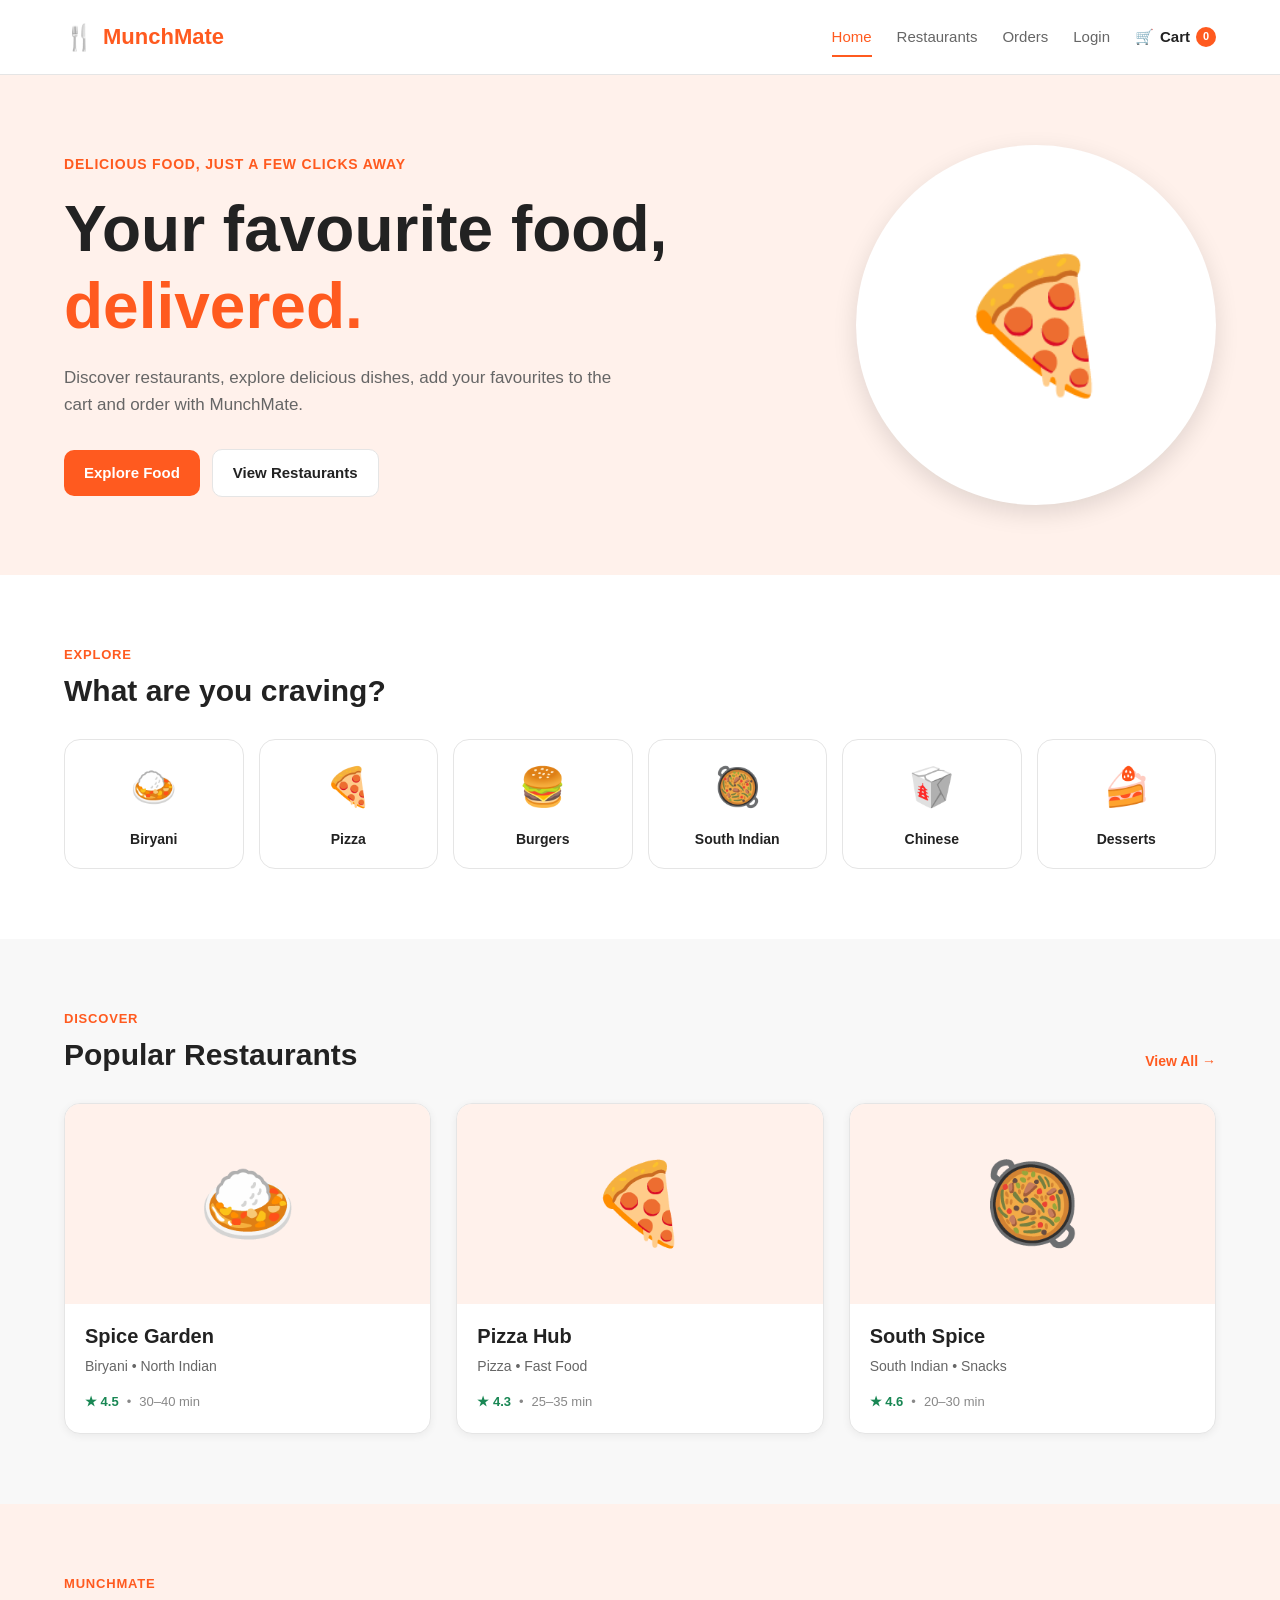
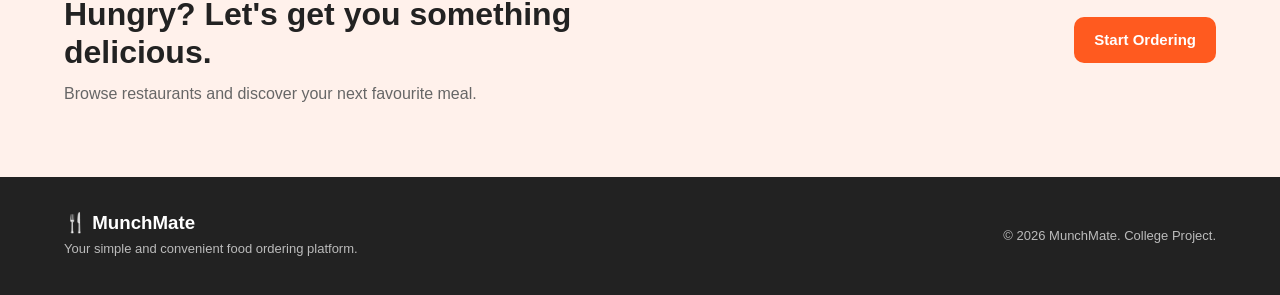
<file: index.html>
<!DOCTYPE html>
<html lang="en">

<head>
    <meta charset="UTF-8">

    <meta
        name="viewport"
        content="width=device-width, initial-scale=1.0"
    >

    <title>MunchMate</title>

    <meta
        name="description"
        content="MunchMate - A simple online food ordering and delivery platform."
    >

    <!-- Main Global CSS -->
    <link rel="stylesheet" href="css/main.css">
</head>

<body>

    <!-- ==============================
         Header / Navigation
         ============================== -->

    <header class="main-header">

        <div class="container navbar">

            <!-- Logo -->
            <a href="index.html" class="brand">
                <span class="brand-icon">🍴</span>
                <span class="brand-name">MunchMate</span>
            </a>

            <!-- Navigation -->
            <nav class="main-nav" aria-label="Main navigation">

                <a href="index.html" class="nav-link active">
                    Home
                </a>

                <a href="#" class="nav-link">
                    Restaurants
                </a>

                <a href="#" class="nav-link">
                    Orders
                </a>

                <a href="#" class="nav-link">
                    Login
                </a>

            </nav>

            <!-- Cart -->
            <a href="#" class="cart-link">
                🛒
                <span>Cart</span>
                <span class="cart-count">0</span>
            </a>

        </div>

    </header>


    <!-- ==============================
         Main Content
         ============================== -->

    <main>

        <!-- Hero Section -->

        <section class="hero-section">

            <div class="container hero-content">

                <div class="hero-text">

                    <p class="hero-label">
                        Delicious food, just a few clicks away
                    </p>

                    <h1>
                        Your favourite food,
                        <span>delivered.</span>
                    </h1>

                    <p class="hero-description">
                        Discover restaurants, explore delicious dishes,
                        add your favourites to the cart and order with
                        MunchMate.
                    </p>

                    <div class="hero-actions">

                        <a href="#" class="btn btn-primary">
                            Explore Food
                        </a>

                        <a href="#" class="btn btn-secondary">
                            View Restaurants
                        </a>

                    </div>

                </div>


                <div class="hero-image">

                    <div class="food-placeholder">
                        🍕
                    </div>

                </div>

            </div>

        </section>


        <!-- Categories -->

        <section class="categories-section">

            <div class="container">

                <div class="section-heading">

                    <div>
                        <p class="section-label">
                            Explore
                        </p>

                        <h2>
                            What are you craving?
                        </h2>
                    </div>

                </div>


                <div class="category-grid">

                    <a href="#" class="category-card">
                        <span class="category-icon">🍛</span>
                        <span>Biryani</span>
                    </a>

                    <a href="#" class="category-card">
                        <span class="category-icon">🍕</span>
                        <span>Pizza</span>
                    </a>

                    <a href="#" class="category-card">
                        <span class="category-icon">🍔</span>
                        <span>Burgers</span>
                    </a>

                    <a href="#" class="category-card">
                        <span class="category-icon">🥘</span>
                        <span>South Indian</span>
                    </a>

                    <a href="#" class="category-card">
                        <span class="category-icon">🥡</span>
                        <span>Chinese</span>
                    </a>

                    <a href="#" class="category-card">
                        <span class="category-icon">🍰</span>
                        <span>Desserts</span>
                    </a>

                </div>

            </div>

        </section>


        <!-- Popular Restaurants -->

        <section class="restaurants-section">

            <div class="container">

                <div class="section-heading">

                    <div>
                        <p class="section-label">
                            Discover
                        </p>

                        <h2>
                            Popular Restaurants
                        </h2>
                    </div>

                    <a href="#" class="view-all">
                        View All →
                    </a>

                </div>


                <div class="restaurant-grid">

                    <article class="restaurant-card">

                        <div class="restaurant-image">
                            🍛
                        </div>

                        <div class="restaurant-info">

                            <h3>
                                Spice Garden
                            </h3>

                            <p class="restaurant-cuisine">
                                Biryani • North Indian
                            </p>

                            <div class="restaurant-meta">

                                <span class="rating">
                                    ★ 4.5
                                </span>

                                <span>
                                    •
                                </span>

                                <span>
                                    30–40 min
                                </span>

                            </div>

                        </div>

                    </article>


                    <article class="restaurant-card">

                        <div class="restaurant-image">
                            🍕
                        </div>

                        <div class="restaurant-info">

                            <h3>
                                Pizza Hub
                            </h3>

                            <p class="restaurant-cuisine">
                                Pizza • Fast Food
                            </p>

                            <div class="restaurant-meta">

                                <span class="rating">
                                    ★ 4.3
                                </span>

                                <span>
                                    •
                                </span>

                                <span>
                                    25–35 min
                                </span>

                            </div>

                        </div>

                    </article>


                    <article class="restaurant-card">

                        <div class="restaurant-image">
                            🥘
                        </div>

                        <div class="restaurant-info">

                            <h3>
                                South Spice
                            </h3>

                            <p class="restaurant-cuisine">
                                South Indian • Snacks
                            </p>

                            <div class="restaurant-meta">

                                <span class="rating">
                                    ★ 4.6
                                </span>

                                <span>
                                    •
                                </span>

                                <span>
                                    20–30 min
                                </span>

                            </div>

                        </div>

                    </article>

                </div>

            </div>

        </section>


        <!-- Call To Action -->

        <section class="cta-section">

            <div class="container cta-content">

                <div>

                    <p class="section-label">
                        MunchMate
                    </p>

                    <h2>
                        Hungry? Let's get you something delicious.
                    </h2>

                    <p>
                        Browse restaurants and discover your next
                        favourite meal.
                    </p>

                </div>

                <a href="#" class="btn btn-primary">
                    Start Ordering
                </a>

            </div>

        </section>

    </main>


    <!-- ==============================
         Footer
         ============================== -->

    <footer class="main-footer">

        <div class="container footer-content">

            <div>

                <h3>
                    🍴 MunchMate
                </h3>

                <p>
                    Your simple and convenient food ordering platform.
                </p>

            </div>

            <p>
                © 2026 MunchMate. College Project.
            </p>

        </div>

    </footer>


    <!-- JavaScript Configuration -->
    <script src="js/config.js"></script>

</body>

</html>
</file>
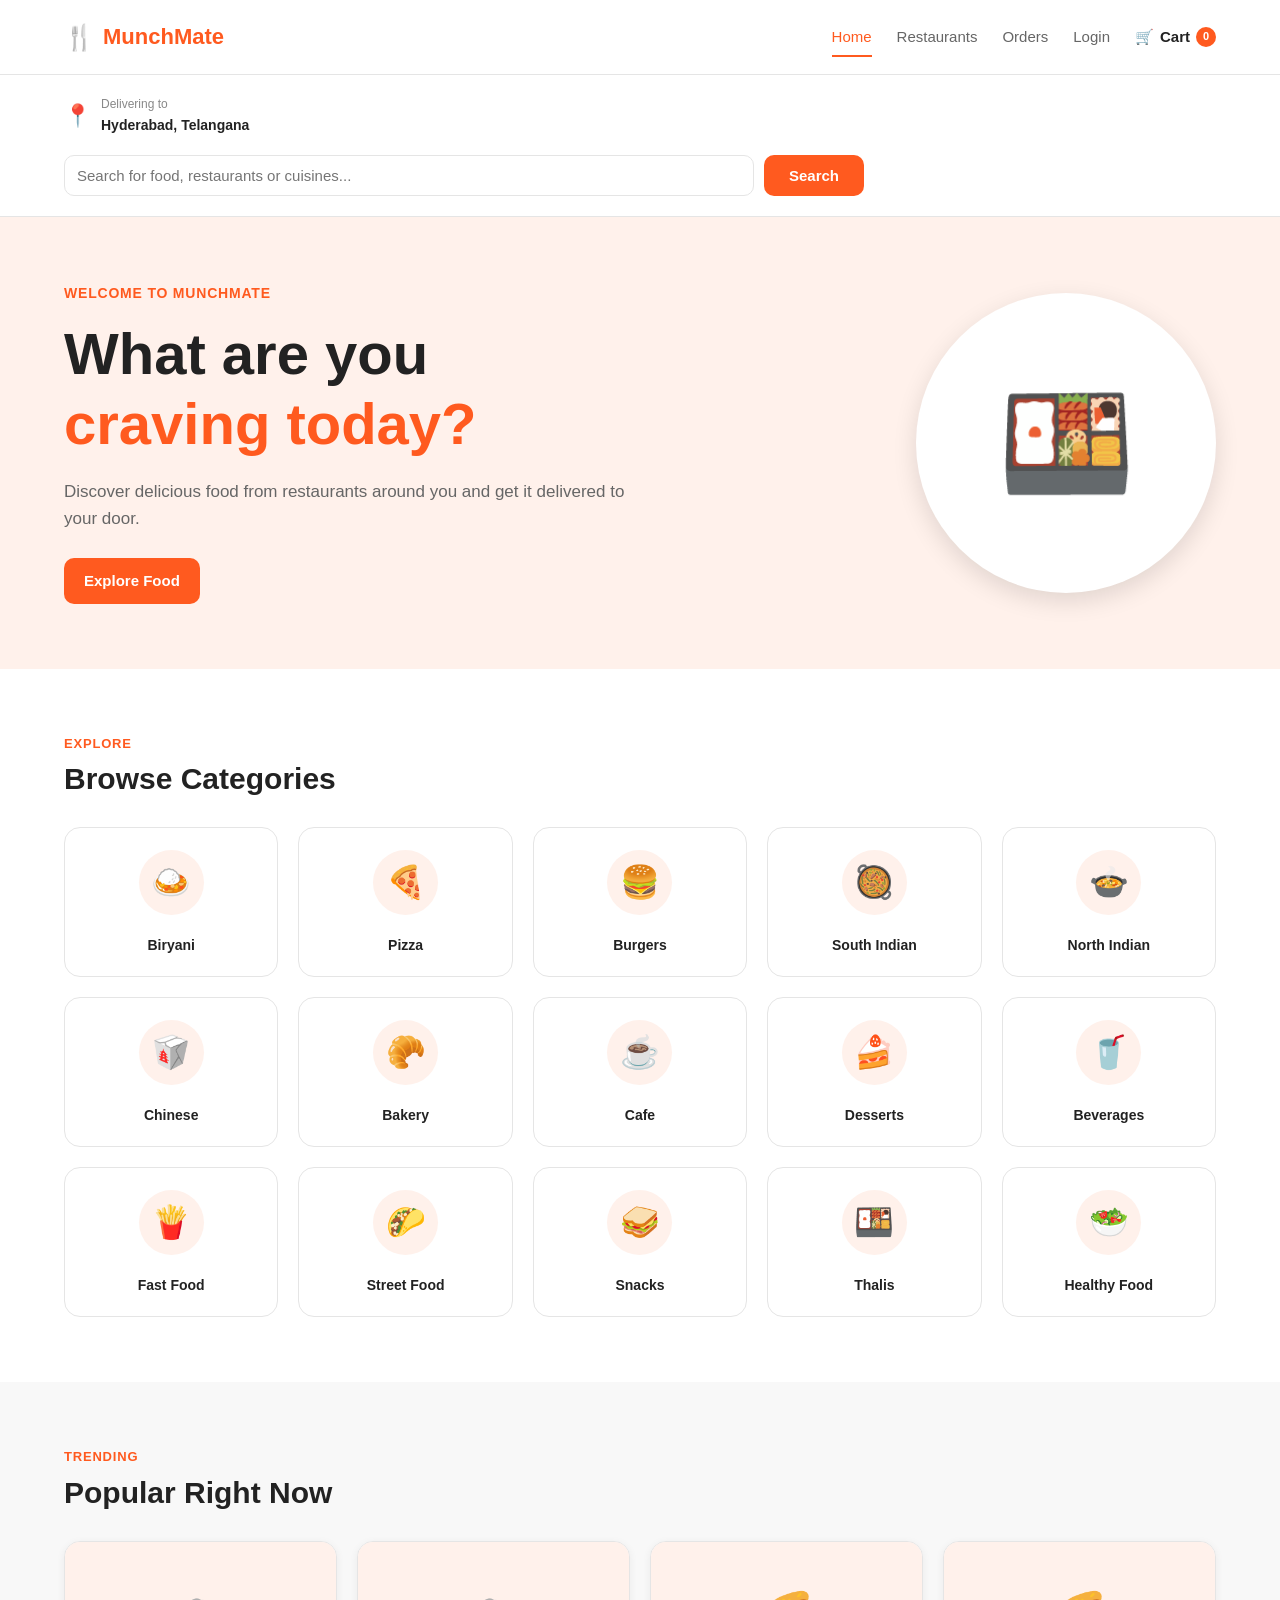
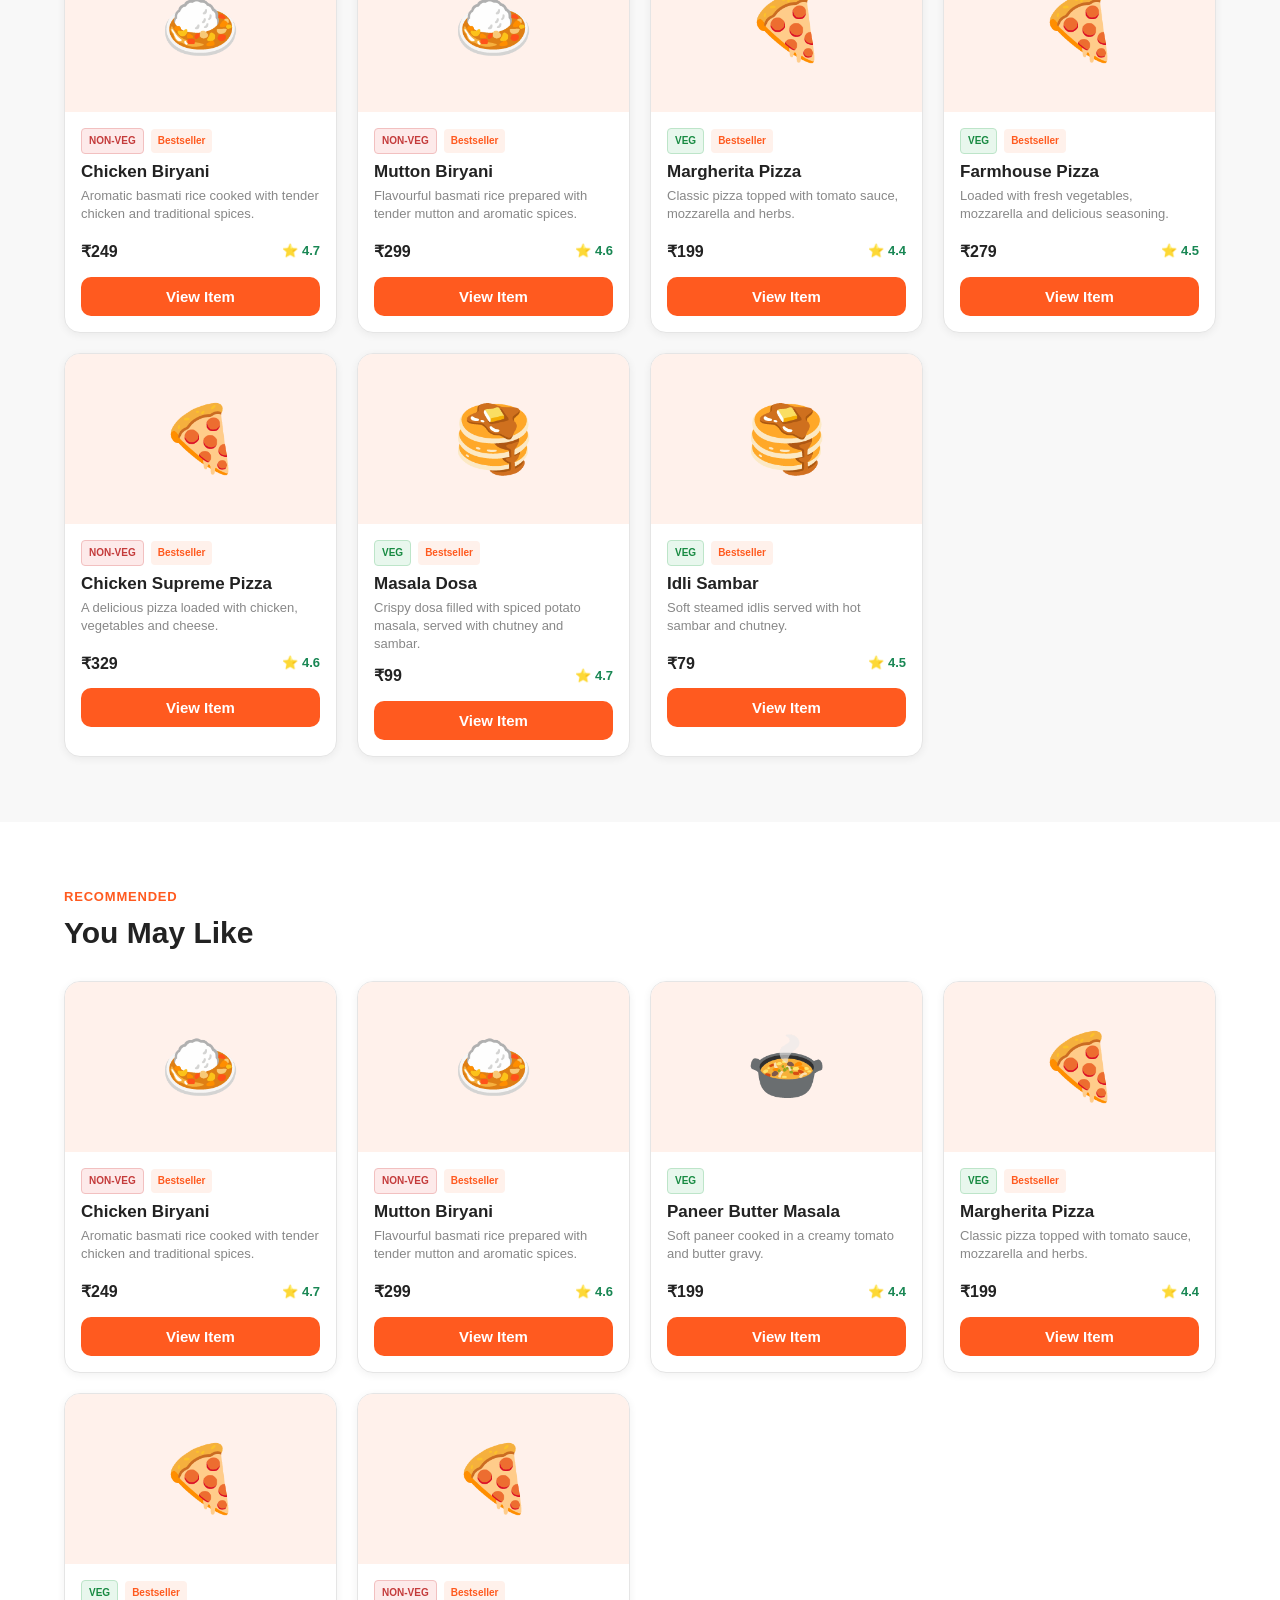
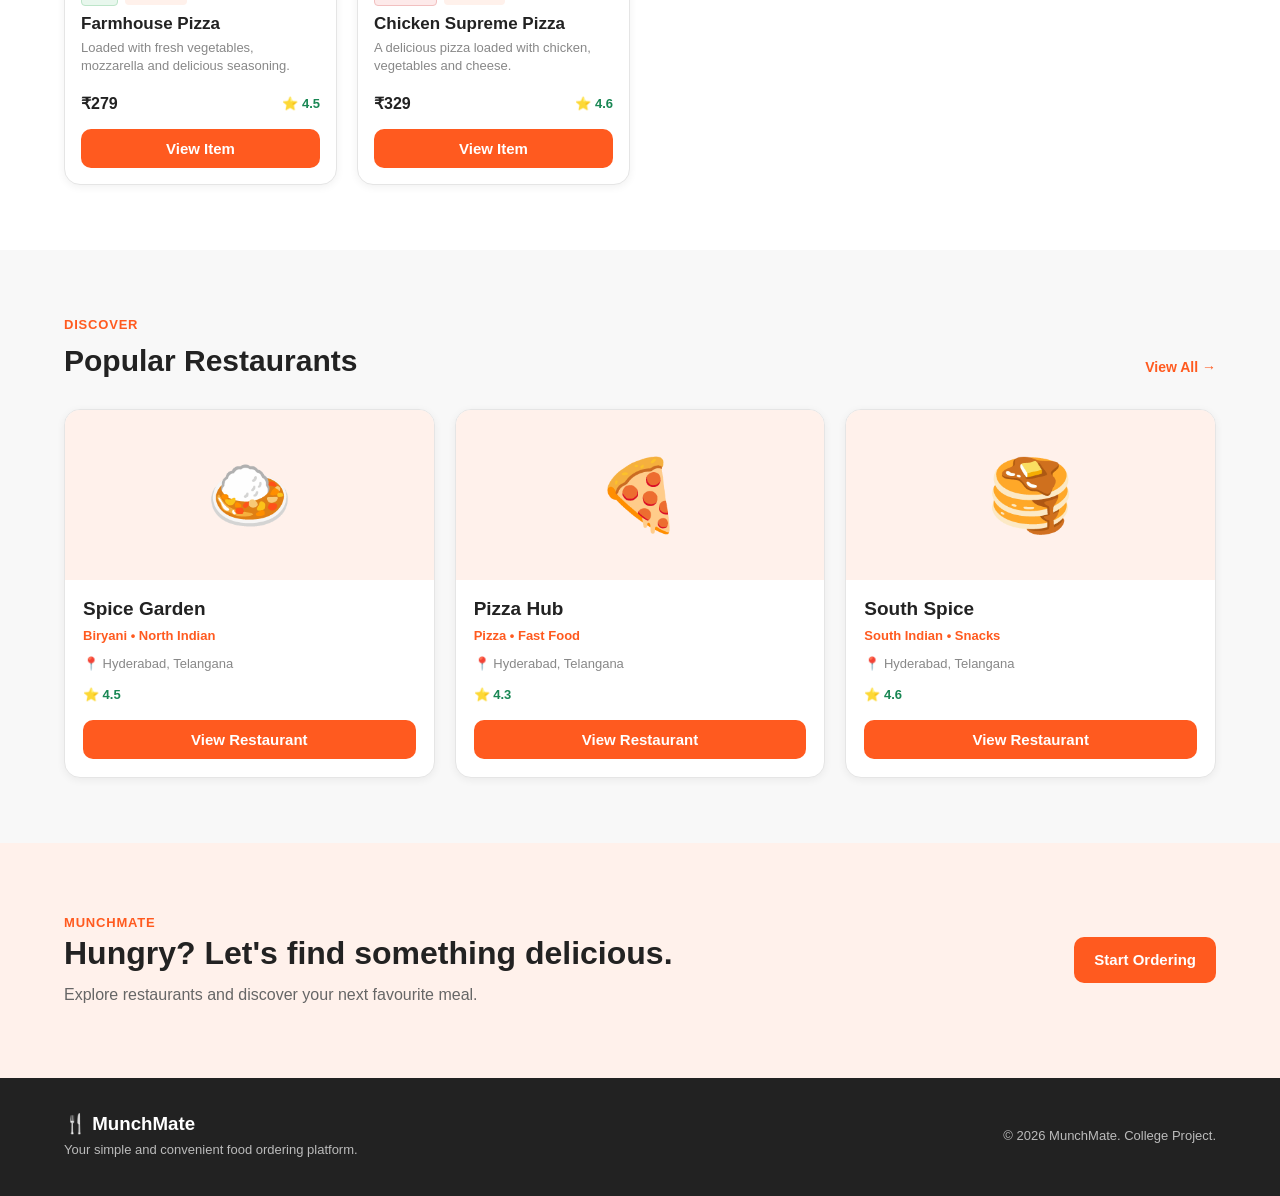
<file: pages/customer/home.html>
<!DOCTYPE html>
<html lang="en">

<head>

    <meta charset="UTF-8">

    <meta
        name="viewport"
        content="width=device-width, initial-scale=1.0"
    >

    <title>Home - MunchMate</title>

    <meta
        name="description"
        content="Discover restaurants and delicious food with MunchMate."
    >

    <!-- Global CSS -->
    <link
        rel="stylesheet"
        href="../../css/main.css"
    >

    <!-- Customer CSS -->
    <link
        rel="stylesheet"
        href="../../css/customer.css"
    >

</head>


<body>


    <!-- ========================================
         HEADER
         ======================================== -->

    <header class="main-header">

        <div class="container navbar">


            <!-- Brand -->

            <a
                href="home.html"
                class="brand"
            >

                <span class="brand-icon">
                    🍴
                </span>

                <span class="brand-name">
                    MunchMate
                </span>

            </a>


            <!-- Navigation -->

            <nav
                class="main-nav"
                aria-label="Main navigation"
            >

                <a
                    href="home.html"
                    class="nav-link active"
                >
                    Home
                </a>


                <a
                    href="#restaurants"
                    class="nav-link"
                >
                    Restaurants
                </a>


                <a
                    href="orders.html"
                    class="nav-link"
                >
                    Orders
                </a>


                <a
                    href="../auth/login.html"
                    class="nav-link"
                >
                    Login
                </a>

            </nav>


            <!-- Cart -->

            <a
                href="cart.html"
                class="cart-link"
            >

                🛒

                <span>
                    Cart
                </span>

                <span
                    class="cart-count"
                    id="cartCount"
                >
                    0
                </span>

            </a>

        </div>

    </header>



    <!-- ========================================
         MAIN
         ======================================== -->

    <main>


        <!-- ====================================
             DELIVERY + SEARCH
             ==================================== -->

        <section class="customer-search-section">

            <div class="container">


                <!-- Delivery Address -->

                <div class="delivery-location">

                    <span class="location-icon">
                        📍
                    </span>


                    <div>

                        <span class="location-label">
                            Delivering to
                        </span>

                        <strong id="deliveryAddress">
                            Hyderabad, Telangana
                        </strong>

                    </div>

                </div>


                <!-- Search -->

                <div class="customer-search">

                    <input
                        type="search"
                        id="searchInput"
                        placeholder="Search for food, restaurants or cuisines..."
                        aria-label="Search food, restaurants or cuisines"
                        autocomplete="off"
                    >


                    <button
                        type="button"
                        class="btn btn-primary"
                        id="searchButton"
                    >
                        Search
                    </button>

                </div>

            </div>

        </section>



        <!-- ====================================
             HERO
             ==================================== -->

        <section class="customer-hero">

            <div class="container customer-hero-content">


                <div class="customer-hero-text">

                    <p class="hero-label">
                        Welcome to MunchMate
                    </p>


                    <h1>

                        What are you

                        <span>
                            craving today?
                        </span>

                    </h1>


                    <p>
                        Discover delicious food from restaurants
                        around you and get it delivered to your door.
                    </p>


                    <a
                        href="#categories"
                        class="btn btn-primary"
                    >
                        Explore Food
                    </a>

                </div>



                <div class="customer-hero-image">

                    <div class="hero-food-circle">
                        🍱
                    </div>

                </div>

            </div>

        </section>



        <!-- ====================================
             CATEGORIES
             ==================================== -->

        <section
            class="customer-section"
            id="categories"
        >

            <div class="container">


                <div class="section-heading">

                    <div>

                        <p class="section-label">
                            Explore
                        </p>

                        <h2>
                            Browse Categories
                        </h2>

                    </div>

                </div>


                <div
                    class="category-grid"
                    id="categoryGrid"
                >

                    <!-- Categories loaded by JavaScript -->

                </div>

            </div>

        </section>



        <!-- ====================================
             TRENDING FOOD
             ==================================== -->

        <section
            class="customer-section customer-section-gray"
        >

            <div class="container">


                <div class="section-heading">

                    <div>

                        <p class="section-label">
                            Trending
                        </p>

                        <h2 id="trendingTitle">
                            Popular Right Now
                        </h2>

                    </div>

                </div>


                <div
                    class="food-grid"
                    id="trendingFoodGrid"
                >

                    <!-- Food items loaded by JavaScript -->

                </div>

            </div>

        </section>



        <!-- ====================================
             RECOMMENDED
             ==================================== -->

        <section class="customer-section">

            <div class="container">


                <div class="section-heading">

                    <div>

                        <p class="section-label">
                            Recommended
                        </p>

                        <h2>
                            You May Like
                        </h2>

                    </div>

                </div>


                <div
                    class="food-grid"
                    id="recommendedFoodGrid"
                >

                    <!-- Recommended items loaded by JavaScript -->

                </div>

            </div>

        </section>



        <!-- ====================================
             RESTAURANTS
             ==================================== -->

        <section
            class="customer-section customer-section-gray"
            id="restaurants"
        >

            <div class="container">


                <div class="section-heading">

                    <div>

                        <p class="section-label">
                            Discover
                        </p>

                        <h2>
                            Popular Restaurants
                        </h2>

                    </div>


                    <a
                        href="#"
                        class="view-all"
                    >
                        View All →
                    </a>

                </div>


                <div
                    class="restaurant-grid"
                    id="restaurantGrid"
                >

                    <!-- Restaurants loaded by JavaScript -->

                </div>

            </div>

        </section>



        <!-- ====================================
             CTA
             ==================================== -->

        <section class="cta-section">

            <div class="container cta-content">


                <div>

                    <p class="section-label">
                        MunchMate
                    </p>


                    <h2>
                        Hungry? Let's find something delicious.
                    </h2>


                    <p>
                        Explore restaurants and discover your
                        next favourite meal.
                    </p>

                </div>


                <a
                    href="#categories"
                    class="btn btn-primary"
                >
                    Start Ordering
                </a>

            </div>

        </section>

    </main>



    <!-- ========================================
         FOOTER
         ======================================== -->

    <footer class="main-footer">

        <div class="container footer-content">


            <div>

                <h3>
                    🍴 MunchMate
                </h3>


                <p>
                    Your simple and convenient food ordering platform.
                </p>

            </div>


            <p>
                © 2026 MunchMate. College Project.
            </p>

        </div>

    </footer>



    <!-- ========================================
         JAVASCRIPT
         ======================================== -->

    <script src="../../js/config.js"></script>

    <script src="../../js/data/categories.js"></script>

    <script src="../../js/data/menu.js"></script>

    <script src="../../js/services/categoryService.js"></script>

    <script src="../../js/services/menuService.js"></script>

    <script src="../../js/services/restaurantService.js"></script>

    <script src="../../js/pages/customer.js"></script>


</body>

</html>
</file>
<file: css/main.css>
/* ========================================
    MunchMate - Global Styles
    Phase 1 Frontend
    ======================================== */


/* ========================================
   1. CSS VARIABLES
   ======================================== */

:root {

    --primary-color: #ff5a1f;
    --primary-dark: #e64a12;
    --primary-light: #fff1eb;

    --text-color: #222222;
    --text-light: #666666;
    --text-muted: #888888;

    --background-color: #ffffff;
    --surface-color: #f8f8f8;

    --border-color: #e5e5e5;

    --success-color: #198754;
    --danger-color: #dc3545;

    --white: #ffffff;
    --black: #000000;

    --border-radius-small: 6px;
    --border-radius: 10px;
    --border-radius-large: 16px;

    --container-width: 1200px;

    --shadow-small: 0 2px 8px rgba(0, 0, 0, 0.06);
    --shadow: 0 4px 16px rgba(0, 0, 0, 0.08);
    --shadow-large: 0 8px 25px rgba(0, 0, 0, 0.12);
}


/* ========================================
   2. RESET
   ======================================== */

* {
    margin: 0;
    padding: 0;
    box-sizing: border-box;
}


html {
    scroll-behavior: smooth;
}


body {
    font-family: Arial, Helvetica, sans-serif;
    background-color: var(--background-color);
    color: var(--text-color);
    line-height: 1.6;
}


/* ========================================
   3. GENERAL ELEMENTS
   ======================================== */

img {
    max-width: 100%;
    display: block;
}


a {
    text-decoration: none;
    color: inherit;
}


button {
    font-family: inherit;
    cursor: pointer;
}


h1,
h2,
h3,
h4,
h5,
h6 {
    line-height: 1.2;
}


p {
    color: var(--text-light);
}


/* ========================================
   4. CONTAINER
   ======================================== */

.container {
    width: 90%;
    max-width: var(--container-width);
    margin: 0 auto;
}


/* ========================================
   5. BUTTONS
   ======================================== */

.btn {
    display: inline-flex;
    align-items: center;
    justify-content: center;

    padding: 11px 20px;

    border: none;
    border-radius: var(--border-radius);

    font-size: 15px;
    font-weight: 600;

    transition:
        background-color 0.2s ease,
        transform 0.2s ease,
        box-shadow 0.2s ease;
}


.btn:hover {
    transform: translateY(-1px);
}


.btn-primary {
    background-color: var(--primary-color);
    color: var(--white);
}


.btn-primary:hover {
    background-color: var(--primary-dark);
    box-shadow: var(--shadow-small);
}


.btn-secondary {
    background-color: var(--white);
    color: var(--text-color);

    border: 1px solid var(--border-color);
}


.btn-secondary:hover {
    border-color: var(--primary-color);
    color: var(--primary-color);
}


/* ========================================
   6. HEADER / NAVBAR
   ======================================== */

.main-header {
    position: sticky;
    top: 0;
    z-index: 1000;

    background-color: var(--white);

    border-bottom: 1px solid var(--border-color);
}


.navbar {
    min-height: 72px;

    display: flex;
    align-items: center;
    justify-content: space-between;

    gap: 25px;
}


/* Brand */

.brand {
    display: flex;
    align-items: center;
    gap: 8px;

    flex-shrink: 0;
}


.brand-icon {
    font-size: 25px;
}


.brand-name {
    font-size: 22px;
    font-weight: 700;
    color: var(--primary-color);
}


/* Navigation */

.main-nav {
    display: flex;
    align-items: center;
    gap: 25px;

    margin-left: auto;
}


.nav-link {
    position: relative;

    color: var(--text-light);

    font-size: 15px;
    font-weight: 500;

    padding: 25px 0;

    transition: color 0.2s ease;
}


.nav-link:hover,
.nav-link.active {
    color: var(--primary-color);
}


.nav-link.active::after {
    content: "";

    position: absolute;
    left: 0;
    right: 0;
    bottom: 17px;

    height: 2px;

    background-color: var(--primary-color);
}


/* Cart */

.cart-link {
    display: flex;
    align-items: center;
    gap: 6px;

    position: relative;

    color: var(--text-color);

    font-size: 15px;
    font-weight: 600;
}


.cart-link:hover {
    color: var(--primary-color);
}


.cart-count {
    display: flex;
    align-items: center;
    justify-content: center;

    min-width: 20px;
    height: 20px;

    padding: 0 5px;

    background-color: var(--primary-color);
    color: var(--white);

    border-radius: 50%;

    font-size: 11px;
    font-weight: 700;
}


/* ========================================
   7. HERO SECTION
   ======================================== */

.hero-section {
    background-color: var(--primary-light);

    padding: 70px 0;
}


.hero-content {
    display: flex;
    align-items: center;
    justify-content: space-between;

    gap: 60px;
}


.hero-text {
    flex: 1;
    max-width: 650px;
}


.hero-label {
    color: var(--primary-color);

    font-size: 14px;
    font-weight: 700;

    text-transform: uppercase;
    letter-spacing: 0.8px;

    margin-bottom: 15px;
}


.hero-text h1 {
    font-size: clamp(38px, 5vw, 64px);

    font-weight: 800;

    margin-bottom: 20px;

    color: var(--text-color);
}


.hero-text h1 span {
    color: var(--primary-color);
}


.hero-description {
    max-width: 570px;

    font-size: 17px;

    margin-bottom: 30px;
}


.hero-actions {
    display: flex;
    align-items: center;

    gap: 12px;

    flex-wrap: wrap;
}


/* Hero image placeholder */

.hero-image {
    width: 360px;
    flex-shrink: 0;
}


.food-placeholder {
    width: 100%;
    aspect-ratio: 1 / 1;

    display: flex;
    align-items: center;
    justify-content: center;

    background-color: var(--white);

    border-radius: 50%;

    font-size: 130px;

    box-shadow: var(--shadow-large);
}


/* ========================================
   8. SECTIONS
   ======================================== */

.categories-section,
.restaurants-section {
    padding: 70px 0;
}


.categories-section {
    background-color: var(--white);
}


.restaurants-section {
    background-color: var(--surface-color);
}


.section-heading {
    display: flex;
    align-items: flex-end;
    justify-content: space-between;

    gap: 20px;

    margin-bottom: 30px;
}


.section-label {
    color: var(--primary-color);

    font-size: 13px;
    font-weight: 700;

    text-transform: uppercase;
    letter-spacing: 0.8px;

    margin-bottom: 7px;
}


.section-heading h2 {
    font-size: 30px;
    font-weight: 750;
}


.view-all {
    color: var(--primary-color);

    font-size: 14px;
    font-weight: 600;
}


.view-all:hover {
    color: var(--primary-dark);
}


/* ========================================
   9. CATEGORY GRID
   ======================================== */

.category-grid {
    display: grid;

    grid-template-columns: repeat(6, 1fr);

    gap: 15px;
}


.category-card {
    min-height: 130px;

    display: flex;
    flex-direction: column;
    align-items: center;
    justify-content: center;

    gap: 10px;

    background-color: var(--white);

    border: 1px solid var(--border-color);
    border-radius: var(--border-radius-large);

    color: var(--text-color);

    font-size: 14px;
    font-weight: 600;

    transition:
        transform 0.2s ease,
        box-shadow 0.2s ease,
        border-color 0.2s ease;
}


.category-card:hover {
    transform: translateY(-4px);

    border-color: var(--primary-color);

    box-shadow: var(--shadow);
}


.category-icon {
    font-size: 38px;
}


/* ========================================
   10. RESTAURANT GRID
   ======================================== */

.restaurant-grid {
    display: grid;

    grid-template-columns: repeat(3, 1fr);

    gap: 25px;
}


.restaurant-card {
    overflow: hidden;

    background-color: var(--white);

    border: 1px solid var(--border-color);
    border-radius: var(--border-radius-large);

    box-shadow: var(--shadow-small);

    transition:
        transform 0.2s ease,
        box-shadow 0.2s ease;
}


.restaurant-card:hover {
    transform: translateY(-4px);

    box-shadow: var(--shadow);
}


.restaurant-image {
    height: 200px;

    display: flex;
    align-items: center;
    justify-content: center;

    background-color: var(--primary-light);

    font-size: 80px;
}


.restaurant-info {
    padding: 20px;
}


.restaurant-info h3 {
    font-size: 20px;

    margin-bottom: 7px;
}


.restaurant-cuisine {
    font-size: 14px;

    margin-bottom: 15px;
}


.restaurant-meta {
    display: flex;
    align-items: center;

    gap: 8px;

    font-size: 13px;

    color: var(--text-muted);
}


.rating {
    color: var(--success-color);

    font-weight: 700;
}


/* ========================================
   11. CTA SECTION
   ======================================== */

.cta-section {
    padding: 70px 0;

    background-color: var(--primary-light);
}


.cta-content {
    display: flex;
    align-items: center;
    justify-content: space-between;

    gap: 30px;
}


.cta-content h2 {
    max-width: 650px;

    font-size: 32px;

    margin-bottom: 10px;
}


.cta-content p {
    margin-bottom: 0;
}


/* ========================================
   12. FOOTER
   ======================================== */

.main-footer {
    background-color: #222222;

    padding: 35px 0;
}


.footer-content {
    display: flex;
    align-items: center;
    justify-content: space-between;

    gap: 30px;
}


.footer-content h3 {
    color: var(--white);

    margin-bottom: 5px;
}


.footer-content p {
    color: #bbbbbb;

    font-size: 13px;
}


/* ========================================
   13. FORMS
   ======================================== */

input,
select,
textarea {
    width: 100%;

    padding: 11px 12px;

    border: 1px solid var(--border-color);

    border-radius: var(--border-radius);

    font-family: inherit;
    font-size: 15px;

    background-color: var(--white);

    transition: border-color 0.2s ease;
}


input:focus,
select:focus,
textarea:focus {
    outline: none;

    border-color: var(--primary-color);
}


textarea {
    resize: vertical;
}


/* ========================================
   14. COMMON CARD
   ======================================== */

.card {
    background-color: var(--white);

    border: 1px solid var(--border-color);

    border-radius: var(--border-radius);

    box-shadow: var(--shadow-small);
}


/* ========================================
   15. RESPONSIVE - TABLET
   ======================================== */

@media (max-width: 992px) {

    .main-nav {
        gap: 15px;
    }


    .category-grid {
        grid-template-columns: repeat(3, 1fr);
    }


    .restaurant-grid {
        grid-template-columns: repeat(2, 1fr);
    }


    .hero-content {
        gap: 35px;
    }


    .hero-image {
        width: 300px;
    }


    .food-placeholder {
        font-size: 100px;
    }
}


/* ========================================
   16. RESPONSIVE - MOBILE
   ======================================== */

@media (max-width: 768px) {

    .navbar {
        min-height: auto;

        padding: 15px 0;

        flex-wrap: wrap;
    }


    .main-nav {
        order: 3;

        width: 100%;

        justify-content: center;

        margin-left: 0;

        gap: 20px;
    }


    .nav-link {
        padding: 8px 0;
    }


    .nav-link.active::after {
        bottom: 0;
    }


    .hero-section {
        padding: 50px 0;
    }


    .hero-content {
        flex-direction: column;

        text-align: center;

        gap: 35px;
    }


    .hero-text {
        max-width: 100%;
    }


    .hero-description {
        margin-left: auto;
        margin-right: auto;
    }


    .hero-actions {
        justify-content: center;
    }


    .hero-image {
        width: 260px;
    }


    .food-placeholder {
        font-size: 90px;
    }


    .categories-section,
    .restaurants-section,
    .cta-section {
        padding: 50px 0;
    }


    .section-heading {
        align-items: center;
    }


    .section-heading h2 {
        font-size: 26px;
    }


    .category-grid {
        grid-template-columns: repeat(2, 1fr);

        gap: 12px;
    }


    .category-card {
        min-height: 115px;
    }


    .restaurant-grid {
        grid-template-columns: 1fr;
    }


    .cta-content {
        flex-direction: column;

        align-items: flex-start;
    }


    .cta-content h2 {
        font-size: 27px;
    }


    .footer-content {
        flex-direction: column;

        align-items: flex-start;
    }
}


/* ========================================
   17. RESPONSIVE - SMALL MOBILE
   ======================================== */

@media (max-width: 480px) {

    .container {
        width: 92%;
    }


    .brand-name {
        font-size: 20px;
    }


    .cart-link span:nth-child(2) {
        display: none;
    }


    .main-nav {
        gap: 14px;

        font-size: 13px;
    }


    .hero-text h1 {
        font-size: 38px;
    }


    .hero-description {
        font-size: 15px;
    }


    .hero-actions {
        flex-direction: column;

        width: 100%;
    }


    .hero-actions .btn {
        width: 100%;
    }


    .category-icon {
        font-size: 32px;
    }


    .category-card {
        min-height: 105px;
    }


    .restaurant-image {
        height: 180px;
    }
}
</file>
<file: css/customer.css>
/* ========================================
   MunchMate - Customer Styles
   ======================================== */


/* ========================================
   1. SEARCH SECTION
   ======================================== */

.customer-search-section {

    padding: 20px 0;

    background-color: var(--white);

    border-bottom: 1px solid var(--border-color);

}


.delivery-location {

    display: flex;

    align-items: center;

    gap: 10px;

    margin-bottom: 18px;

}


.location-icon {

    font-size: 22px;

}


.location-label {

    display: block;

    color: var(--text-muted);

    font-size: 12px;

}


.delivery-location strong {

    display: block;

    font-size: 14px;

}


.customer-search {

    display: flex;

    gap: 10px;

    max-width: 800px;

}


.customer-search input {

    flex: 1;

}


.customer-search .btn {

    min-width: 100px;

}


/* ========================================
   2. CUSTOMER HERO
   ======================================== */

.customer-hero {

    padding: 65px 0;

    background-color: var(--primary-light);

}


.customer-hero-content {

    display: flex;

    align-items: center;

    justify-content: space-between;

    gap: 50px;

}


.customer-hero-text {

    flex: 1;

    max-width: 650px;

}


.customer-hero-text h1 {

    font-size: clamp(38px, 5vw, 58px);

    font-weight: 800;

    margin-bottom: 20px;

}


.customer-hero-text h1 span {

    display: block;

    color: var(--primary-color);

}


.customer-hero-text > p:not(.hero-label) {

    max-width: 570px;

    margin-bottom: 25px;

    font-size: 17px;

}


.customer-hero-image {

    width: 300px;

    flex-shrink: 0;

}


.hero-food-circle {

    width: 300px;

    height: 300px;

    display: flex;

    align-items: center;

    justify-content: center;

    background-color: var(--white);

    border-radius: 50%;

    font-size: 110px;

    box-shadow: var(--shadow-large);

}


/* ========================================
   3. CUSTOMER SECTIONS
   ======================================== */

.customer-section {

    padding: 65px 0;

}


.customer-section-gray {

    background-color: var(--surface-color);

}


/* ========================================
   4. CATEGORY GRID
   ======================================== */

.category-grid {

    display: grid;

    grid-template-columns:
        repeat(5, 1fr);

    gap: 20px;

}


.category-card {

    padding: 22px 15px;

    background-color: var(--white);

    border: 1px solid var(--border-color);

    border-radius: var(--border-radius-large);

    text-align: center;

    cursor: pointer;

    transition:
        transform 0.2s ease,
        box-shadow 0.2s ease,
        border-color 0.2s ease;

}


.category-card:hover {

    transform: translateY(-4px);

    border-color: var(--primary-color);

    box-shadow: var(--shadow);

}


.category-icon {

    width: 65px;

    height: 65px;

    margin: 0 auto 12px;

    display: flex;

    align-items: center;

    justify-content: center;

    background-color: var(--primary-light);

    border-radius: 50%;

    font-size: 32px;

}


.category-card h3 {

    margin: 0;

    font-size: 14px;

    font-weight: 600;

}


/* ========================================
   5. FOOD GRID
   ======================================== */

.food-grid {

    display: grid;

    grid-template-columns:
        repeat(4, 1fr);

    gap: 20px;

}


/* ========================================
   6. FOOD CARD
   ======================================== */

.food-card {

    overflow: hidden;

    background-color: var(--white);

    border: 1px solid var(--border-color);

    border-radius: var(--border-radius-large);

    box-shadow: var(--shadow-small);

    transition:
        transform 0.2s ease,
        box-shadow 0.2s ease;

}


.food-card:hover {

    transform: translateY(-4px);

    box-shadow: var(--shadow);

}


.food-image {

    height: 170px;

    display: flex;

    align-items: center;

    justify-content: center;

    position: relative;

    background-color: var(--primary-light);

}


.food-icon {

    font-size: 65px;

}


.food-card-content {

    padding: 16px;

}


.food-badges {

    display: flex;

    align-items: center;

    gap: 7px;

    min-height: 25px;

    margin-bottom: 8px;

}


.veg-badge {

    padding: 4px 7px;

    background-color: #e8f7ed;

    color: #188a42;

    border: 1px solid #bde5c9;

    border-radius: 4px;

    font-size: 10px;

    font-weight: 700;

}


.nonveg-badge {

    padding: 4px 7px;

    background-color: #fdeaea;

    color: #c43b3b;

    border: 1px solid #f2c0c0;

    border-radius: 4px;

    font-size: 10px;

    font-weight: 700;

}


.bestseller-badge {

    padding: 4px 7px;

    background-color: var(--primary-light);

    color: var(--primary-color);

    border-radius: 4px;

    font-size: 10px;

    font-weight: 700;

}


.food-card-content h3 {

    font-size: 17px;

    margin-bottom: 5px;

}


.food-description {

    min-height: 42px;

    font-size: 13px;

    line-height: 1.4;

    margin-bottom: 10px;

    color: var(--text-muted);

}


.food-details {

    display: flex;

    align-items: center;

    justify-content: space-between;

    gap: 10px;

    margin-bottom: 12px;

}


.food-rating {

    color: var(--success-color);

    font-size: 13px;

    font-weight: 700;

}


.food-price {

    color: var(--text-color);

    font-size: 16px;

    font-weight: 700;

}


.food-view-button {

    width: 100%;

}


/* ========================================
   7. RESTAURANT GRID
   ======================================== */

.restaurant-grid {

    display: grid;

    grid-template-columns:
        repeat(3, 1fr);

    gap: 20px;

}


/* ========================================
   8. RESTAURANT CARD
   ======================================== */

.restaurant-card {

    overflow: hidden;

    background-color: var(--white);

    border: 1px solid var(--border-color);

    border-radius: var(--border-radius-large);

    box-shadow: var(--shadow-small);

    transition:
        transform 0.2s ease,
        box-shadow 0.2s ease;

    cursor: pointer;

}


.restaurant-card:hover {

    transform: translateY(-4px);

    box-shadow: var(--shadow);

}


.restaurant-image {

    height: 170px;

    display: flex;

    align-items: center;

    justify-content: center;

    background-color: var(--primary-light);

}


.restaurant-icon {

    font-size: 70px;

}


.restaurant-card-content {

    padding: 18px;

}


.restaurant-card-content h3 {

    font-size: 19px;

    margin-bottom: 6px;

}


.restaurant-cuisine {

    color: var(--primary-color);

    font-size: 13px;

    font-weight: 600;

    margin-bottom: 7px;

}


.restaurant-location {

    color: var(--text-muted);

    font-size: 13px;

    margin-bottom: 10px;

}


.restaurant-rating {

    color: var(--success-color);

    font-size: 13px;

    font-weight: 700;

    margin-bottom: 14px;

}


.restaurant-card .btn {

    width: 100%;

}


/* ========================================
   9. EMPTY STATE
   ======================================== */

.empty-state {

    grid-column: 1 / -1;

    padding: 50px 20px;

    text-align: center;

    background-color: var(--white);

    border: 1px dashed var(--border-color);

    border-radius: var(--border-radius-large);

}


.empty-state h3 {

    margin-bottom: 5px;

}


.empty-state p {

    font-size: 14px;

    color: var(--text-muted);

}


/* ========================================
   10. SEARCH RESULTS
   ======================================== */

.search-results-message {

    margin-top: 20px;

    color: var(--text-light);

    font-size: 14px;

}


.search-highlight {

    color: var(--primary-color);

    font-weight: 700;

}


/* ========================================
   11. RESPONSIVE
   ======================================== */

@media (max-width: 1100px) {

    .category-grid {

        grid-template-columns:
            repeat(4, 1fr);

    }


    .food-grid {

        grid-template-columns:
            repeat(3, 1fr);

    }

}


@media (max-width: 992px) {

    .food-grid {

        grid-template-columns:
            repeat(2, 1fr);

    }


    .restaurant-grid {

        grid-template-columns:
            repeat(2, 1fr);

    }


    .customer-hero-content {

        gap: 30px;

    }


    .customer-hero-image,
    .hero-food-circle {

        width: 250px;

        height: 250px;

    }


    .hero-food-circle {

        font-size: 90px;

    }

}


@media (max-width: 768px) {

    .customer-search {

        flex-direction: column;

    }


    .customer-search .btn {

        width: 100%;

    }


    .category-grid {

        grid-template-columns:
            repeat(3, 1fr);

    }


    .customer-hero {

        padding: 50px 0;

    }


    .customer-hero-content {

        flex-direction: column;

        text-align: center;

    }


    .customer-hero-text {

        max-width: 100%;

    }


    .customer-hero-text > p:not(.hero-label) {

        margin-left: auto;

        margin-right: auto;

    }


    .customer-hero-image,
    .hero-food-circle {

        width: 220px;

        height: 220px;

    }


    .hero-food-circle {

        font-size: 80px;

    }


    .customer-section {

        padding: 50px 0;

    }


    .food-grid {

        grid-template-columns:
            repeat(2, 1fr);

        gap: 15px;

    }

}


@media (max-width: 480px) {

    .delivery-location {

        margin-bottom: 15px;

    }


    .customer-hero-text h1 {

        font-size: 38px;

    }


    .customer-hero-text > p:not(.hero-label) {

        font-size: 15px;

    }


    .category-grid {

        grid-template-columns:
            repeat(2, 1fr);

    }


    .food-grid {

        grid-template-columns: 1fr;

    }


    .restaurant-grid {

        grid-template-columns: 1fr;

    }


    .food-image {

        height: 190px;

    }


    .food-card-content {

        padding: 18px;

    }

}
</file>
